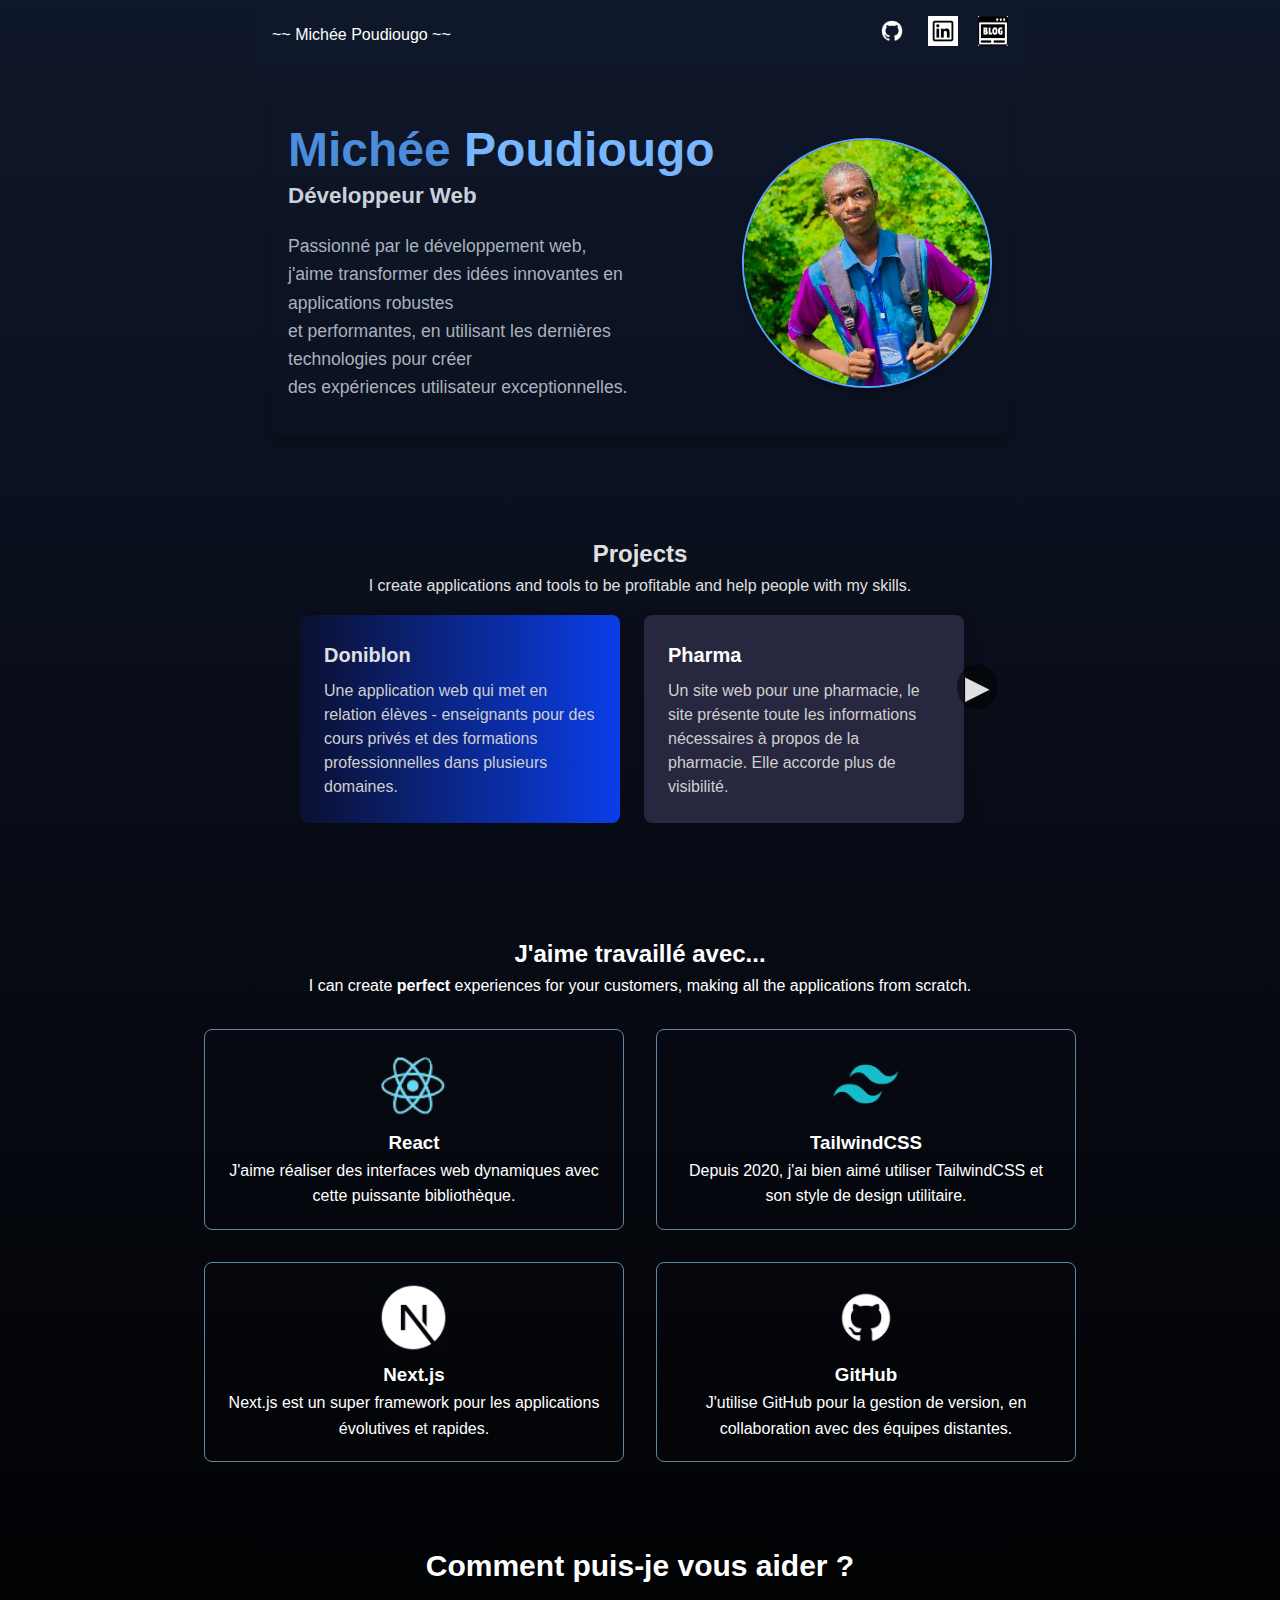
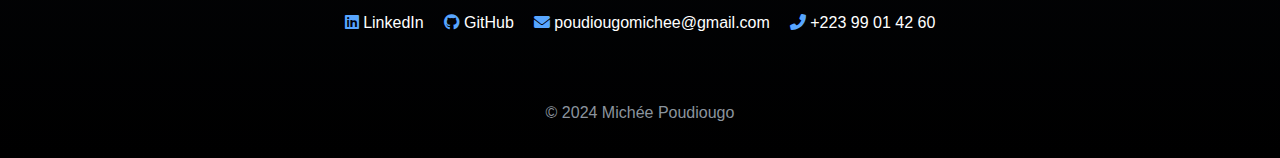
<file: index.html>
<!DOCTYPE html>
<html lang="fr">
<head>
    <meta charset="UTF-8">
    <meta name="viewport" content="width=device-width, initial-scale=1.0">
    <meta http-equiv="X-UA-Compatible" content="ie=edge">
    <title>Portfolio Michée Poudiougo</title>
    <link rel="stylesheet" href="style.css">
    <link rel="stylesheet" href="https://cdnjs.cloudflare.com/ajax/libs/font-awesome/6.0.0-beta3/css/all.min.css"
    <link href="https://fonts.googleapis.com/css2?family=Poppins:wght@300;400;600&display=swap" rel="stylesheet">
</head>
<body>
    <!-- Header -->
    <header>
        <nav>
            <h4>~~ Michée Poudiougo ~~</h4>
            <div class="social-links">
                <a href="https://github.com/MicheeTech"><img src="image/github.png" alt=""></a>
                <a href="https://www.linkedin.com/in/mich%C3%A9e-poudiougo-322954283"><img src="image/linkedin.jpeg" alt=""></a>
                <a href="./blog/blog.html"><img src="./blog/images/image-blog1.png" alt=""></a>
            </div>
        </nav>
    </header>

    <!-- Hero Section -->
    <section class="hero">
        <div class="text-content">
            <h1><span>Michée</span> Poudiougo</h1>
            <h3>Développeur Web</h3>
            <p>
                Passionné par le développement web, <br /> j'aime transformer des idées innovantes en applications robustes <br /> 
                et performantes, en utilisant les dernières technologies pour créer <br /> des expériences utilisateur exceptionnelles.
            </p>
        </div>
        <div class="profile-picture">
            <img src="./image/2.jpg" alt="Michée Poudiougo">
        </div>
    </section>
    

    <!-- Projects Section -->
    <section id="projects">
        <div class="contenu">
            <h2>Projects</h2>
            <p>I create applications and tools to be profitable and help people with my skills.</p>
            
            <!-- Flèche de navigation gauche -->
            <button class="scroll-button left" onclick="scrollLeft()">&#9664;</button>
            
            <div class="projects-grid">
                <a href="https://doniblon-app.vercel.app">
                    <div class="project-card gradient-card">
                        <h3>Doniblon</h3>
                        <p>Une application web qui met en relation élèves - enseignants pour des cours privés et des formations professionnelles dans plusieurs domaines.</p>
                    </div>
                </a>
                <a href="#">
                    <div class="project-card dark-card">
                        <h3>Pharma</h3>
                        <p>Un site web pour une pharmacie, le site présente toute les informations nécessaires à propos de la pharmacie. Elle accorde plus de visibilité.</p>
                    </div>
                </a>
                <a href="#">
                   <div class="project-card gradient-card">
                        <h3>Imaginaire</h3>
                        <p>Une application web qui permet la géneration d'image à travers l'IA. Dans la barre de recherche, tapez un sujet et une image vous sera génerée.</p>
                    </div>
                </a>
                <a href="#">
                    <div class="project-card dark-card">
                       <h3>MonDocteur</h3>
                       <p>Une application web qui permet la prise de rendez-vous avec un medecin, et les consultations à distance. Pour faciliter l'axès au soins de santé.</p>
                     </div>
                </a>
            </div>
            
            <!-- Flèche de navigation droite -->
            <button class="scroll-button right" onclick="scrollRight()">&#9654;</button>
        </div>
    </section>
    
    

    <!-- Skills Section -->
    <section id="skills">
        <h2>J'aime travaillé avec...</h2>
        <p>
            I can create <span style="font-weight: 700;">perfect</span> experiences for your customers, making all the applications from scratch.
        </p>
        <div class="skills-grid">
            <div class="skill-card">
                <img width="70px" height="70px"  class="animate-spin" src="image/React.png" alt="Icon React">
                <h3>React</h3>
                <p>J'aime réaliser des interfaces web dynamiques avec cette puissante bibliothèque.</p>
            </div>
            <div class="skill-card">
                <img width="70px" height="70px"  src="image/TailwindCss.png" alt="Icon TailwindCSS">
                <h3>TailwindCSS</h3>
                <p>Depuis 2020, j'ai bien aimé utiliser TailwindCSS et son style de design utilitaire.</p>
            </div>
            <div class="skill-card">
                <img width="70px" height="70px"  class="animate-bounce" src="image/Nextjs.png" alt="Icon NextJS">
                <h3>Next.js</h3>
                <p>Next.js est un super framework pour les applications évolutives et rapides.</p>
            </div>
            <div class="skill-card">
                <img width="70px" height="70px" src="image/github.png" alt="Icon GitHub">
                <h3>GitHub</h3>
                <p>J'utilise GitHub pour la gestion de version, en collaboration avec des équipes distantes.</p>
            </div>
        </div>
    </section>

    <!-- Contact Section -->
    <section id="contact">
        <h2>Comment puis-je vous aider ?</h2>
        <div class="lien-contact">
            <div>
                <a href="https://www.linkedin.com/in/mich%C3%A9e-poudiougo-322954283" target="_blank">
                    <i class="fab fa-linkedin"></i> LinkedIn
                </a>
            </div>
            <div>
                <a href="https://github.com/MicheeTech" target="_blank">
                    <i class="fab fa-github"></i> GitHub
                </a>
            </div>
            <div>
                <a href="mailto:poudiougomichee@gmail.com">
                    <i class="fas fa-envelope"></i> poudiougomichee@gmail.com
                </a>
            </div>
            <div>
                <a href="tel:+22399014260">
                    <i class="fas fa-phone-alt"></i> +223 99 01 42 60
                </a>
            </div>
        </div>
    </section>
    
    <!-- Footer -->
    <footer>
        <p>&copy; 2024 Michée Poudiougo</p>
    </footer>


    <script src="script.js"></script>
</body>
</html>
</file>
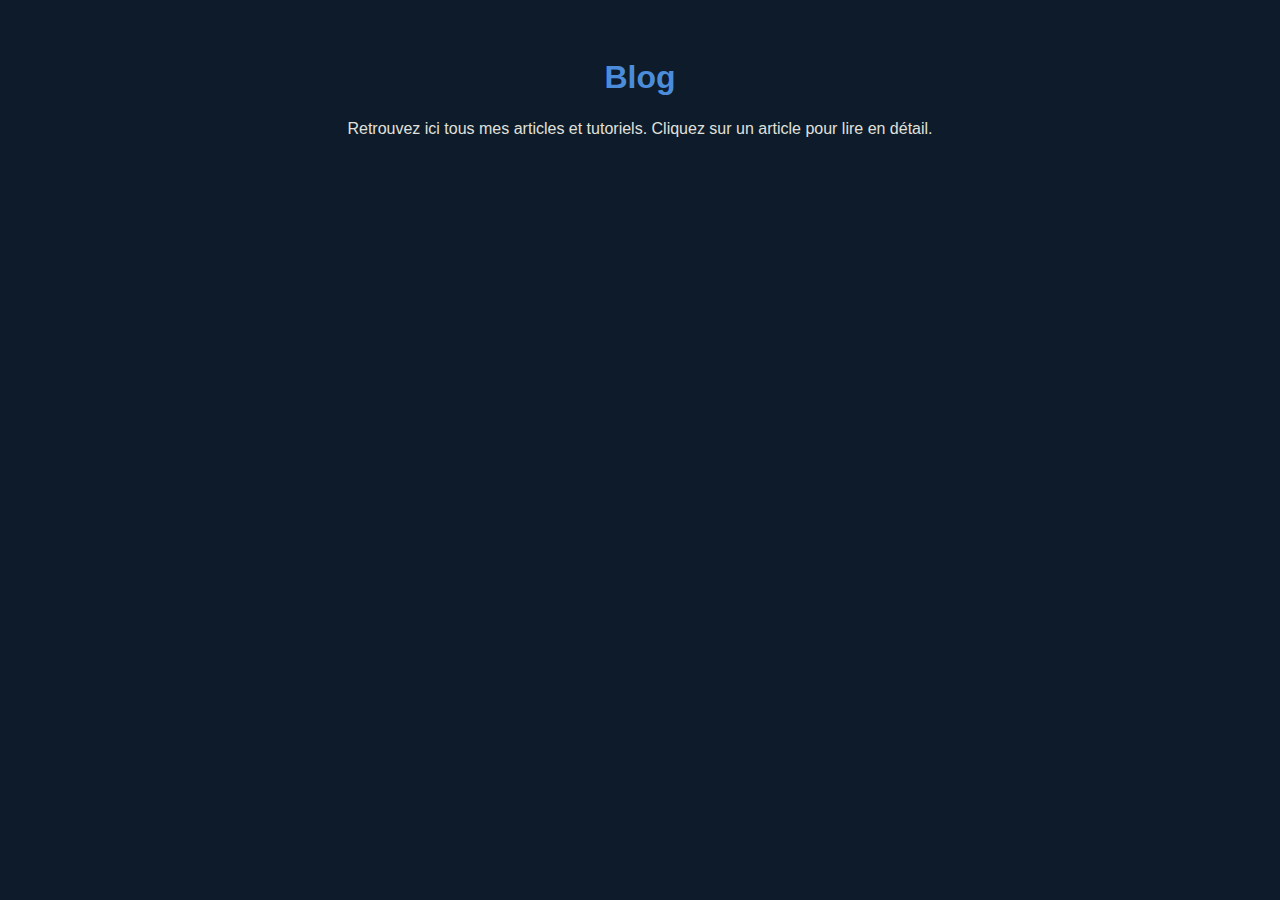
<file: blog/blog.html>
<!DOCTYPE html>
<html lang="en">
<head>
    <meta charset="UTF-8">
    <meta name="viewport" content="width=device-width, initial-scale=1.0">
    <title>Blog - Michée Poudiougo</title>
    <link rel="stylesheet" href="blog.css">
</head>
<body>
    <section id="blog">
        <div class="container">
            <h2>Blog</h2>
            <p>Retrouvez ici tous mes articles et tutoriels. Cliquez sur un article pour lire en détail.</p>
            <div class="blog-grid">
                <!-- Exemple de carte d'article -->
                <div class="blog-card">
                    <a href="./Iblog.html">
                        <h3>C'est quoi exactement un développeur ? 🧑‍💻</h3>
                        <p class="date">Publié le 05/11/2024</p>
                        <p class="excerpt">Un développeur est une personne qui...</p>
                    </a>
                </div>
                <!-- Ajoute d'autres cartes d'articles ici -->
            </div>
        </div>
    </section>
</body>
</html>
</file>
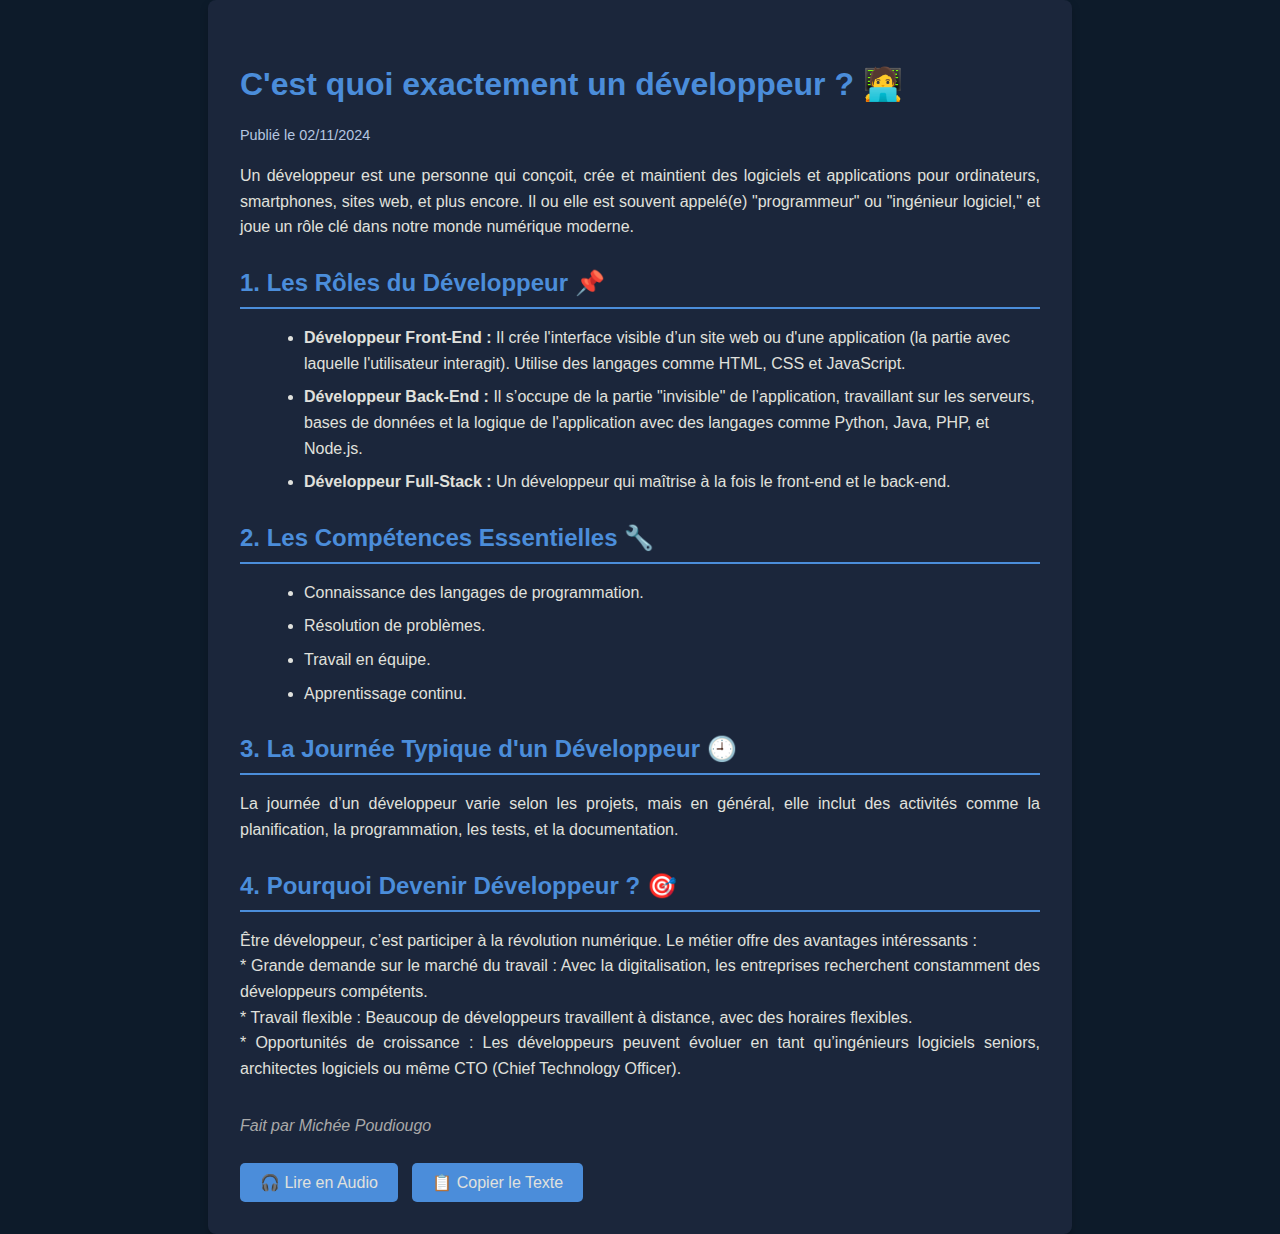
<file: blog/Iblog.html>
<!DOCTYPE html>
<html lang="en">
<head>
    <meta charset="UTF-8">
    <meta name="viewport" content="width=device-width, initial-scale=1.0">
    <title>Titre de l'Article</title>
    <link rel="stylesheet" href="Iblog.css">
</head>
<body>
    <section class="article">
        <div class="container">
            <h2>C'est quoi exactement un développeur ? 🧑‍💻</h2>
            <p class="date">Publié le 02/11/2024</p>
            <p class="content">
                Un développeur est une personne qui conçoit, crée et maintient des logiciels et applications pour ordinateurs, smartphones, sites web, et plus encore. Il ou elle est souvent appelé(e) "programmeur" ou "ingénieur logiciel," et joue un rôle clé dans notre monde numérique moderne.
            </p>

            <h3>1. Les Rôles du Développeur 📌</h3>
            <ul>
                <li>
                    <strong>Développeur Front-End :</strong> Il crée l'interface visible d’un site web ou d'une application (la partie avec laquelle l'utilisateur interagit). Utilise des langages comme HTML, CSS et JavaScript.
                </li>
                <li>
                    <strong>Développeur Back-End :</strong> Il s’occupe de la partie "invisible" de l’application, travaillant sur les serveurs, bases de données et la logique de l'application avec des langages comme Python, Java, PHP, et Node.js.
                </li>
                <li>
                    <strong>Développeur Full-Stack :</strong> Un développeur qui maîtrise à la fois le front-end et le back-end.
                </li>
            </ul>

            <h3>2. Les Compétences Essentielles 🔧</h3>
            <ul>
                <li>Connaissance des langages de programmation.</li>
                <li>Résolution de problèmes.</li>
                <li>Travail en équipe.</li>
                <li>Apprentissage continu.</li>
            </ul>

            <h3>3. La Journée Typique d'un Développeur 🕘</h3>
            <p class="content">
                La journée d’un développeur varie selon les projets, mais en général, elle inclut des activités comme la planification, la programmation, les tests, et la documentation.
            </p>

            <h3>4. Pourquoi Devenir Développeur ? 🎯</h3>
            <p class="content">
                Être développeur, c’est participer à la révolution numérique. Le métier offre des avantages intéressants : <br>

                * Grande demande sur le marché du travail : Avec la digitalisation, les entreprises recherchent constamment des développeurs compétents. <br>
                * Travail flexible : Beaucoup de développeurs travaillent à distance, avec des horaires flexibles. <br>
                * Opportunités de croissance : Les développeurs peuvent évoluer en tant qu’ingénieurs logiciels seniors, architectes logiciels ou même CTO (Chief Technology Officer).
            </p>

            <p class="author">Fait par Michée Poudiougo</p>

            <!-- Boutons Lecture et Copier -->
            <button class="btn" onclick="readAloud()">🎧 Lire en Audio</button>
            <button class="btn" onclick="copyContent()">📋 Copier le Texte</button>
        </div>
    </section>

    <script src="Iblog.js"></script>
</body>
</html>
</file>
<file: style.css>
/* Partie globale : styles pour l'adaptabilité */
* {
    top: 0;
    margin: 0;
    padding: 0;
    box-sizing: border-box;
}

body {
    font-family: 'Poppins', sans-serif;
    background: linear-gradient(to bottom, rgb(15 23 42), #000000); 
    line-height: 1.6;
    color: #fff;
    overflow-x: hidden; /* Empêche le défilement horizontal */
}

a {
    text-decoration: none;
}

a:hover {
    text-decoration: underline;
}

/* Header */
header {
    top: 0;
    background-color: rgb(15 23 42 );
    padding: 1rem;
    max-width: 48rem;
    margin: auto;
    position: sticky;
    z-index: 10;
    font-family: 'Franklin Gothic Medium', 'Arial Narrow', Arial, sans-serif;
}

nav {
    display: flex;
    justify-content: space-between;
    align-items: center;
}
nav h4{
    font-weight: 100;
}
nav div a img{
    height: 30px;
    width: 30px;
}


.social-links a {
    margin-left: 1rem;
}

/* Section Hero */
/* Section Hero */
.hero {
    display: flex;
    justify-content: space-between;
    align-items: center;
    max-width: 46rem;
    margin: auto;
    margin-top: 26px;
    margin-bottom: 50px;
    padding: 1rem;
    border-radius: 10px; /* Ajout de bordures arrondies */
    box-shadow: 0px 4px 10px rgba(0, 0, 0, 0.2); /* Ombre pour ajouter de la profondeur */
}

.hero h1 {
    color: #78b6fd;
    font-size: 3rem;
    margin-bottom: -10px; /* Espacement ajusté pour un meilleur alignement */
}

.hero h1 span {
    color: #4b8dda; /* Couleur accentuée pour le prénom */
}

.hero h3 {
    color: #c9d1d9;
    font-size: 1.4rem;
    font-weight: 600;
    margin-bottom: 18px;
}

.hero p {
    color: #a9b2bd;
    font-size: 1.1rem;
    line-height: 1.6;
    margin-bottom: 20px;
    max-width: 400px; /* Limitation de largeur pour améliorer la lisibilité */
}

/* Image de profil */
.profile-picture img {
    border-radius: 50%;
    width: 250px;
    height: 250px;
    object-fit: cover;
    border: 2px solid #58a6ff; /* Bordure fine et colorée */
    box-shadow: 0px 4px 8px rgba(0, 0, 0, 0.3); /* Ombre douce pour donner de la profondeur */
}

/* Adaptabilité pour les petits écrans */
@media (max-width: 768px) {
    .hero {
        flex-direction: column;
        text-align: center;
        padding: 1rem;
    }

    .profile-picture img {
        width: 200px;
        height: 200px;
        margin-top: 20px;
    }
}

@media (max-width: 480px) {
    .hero h1 {
        font-size: 2.5rem;
    }

    .hero h3 {
        font-size: 1.2rem;
    }

    .hero p {
        font-size: 1rem;
    }
}

/* Section Projets */
#projects {
    padding: 3rem 0;
    max-width: 46rem;
    margin: auto;
    position: relative;
    color: #e0e0e0;
}

.contenu {
    text-align: center;
    position: relative;
}

.projects-grid {
    display: flex;
    overflow-x: auto;
    scroll-behavior: smooth;
    gap: 1.5rem;
    padding: 1rem 0;
    max-width: 680px; /* Largeur ajustée pour afficher deux cartes */
    margin: auto;
}
.projects-grid a{
    flex: 0 0 320px;
    text-decoration: none;
}

.projects-grid::-webkit-scrollbar {
    display: none; /* Masquer la scrollbar pour un aspect plus propre */
}

.project-card {
    flex: 0 0 320px; /* Largeur de chaque carte pour afficher deux cartes dans la zone visible */
    border-radius: 8px;
    padding: 1.5rem;
    box-shadow: 0 0 10px rgba(0, 0, 0, 0.3);
    text-align: left;
    display: flex;
    flex-direction: column;
    justify-content: space-between;
    transition: transform 0.3s ease;
}

.project-card:hover {
    transform: scale(1.05);
}

.gradient-card {
    background: linear-gradient(to right, #0b1030, #0a3ee9);
    color: #e0e0e0;
}

.dark-card {
    background-color: #27273f;
    color: #ffffff;
}

.project-card h3 {
    font-size: 1.25rem;
    font-weight: bold;
    margin-bottom: 0.5rem;
}

.project-card p {
    font-size: 1rem;
    line-height: 1.5;
    color: #cfcfcf;
}

/* Flèches de navigation */
.scroll-button {
    position: absolute;
    top: 50%;
    transform: translateY(-50%);
    font-size: 2rem;
    background: rgba(0, 0, 0, 0.5);
    border: none;
    color: #e0e0e0;
    cursor: pointer;
    z-index: 10;
    border-radius: 50%;
    padding: 0.25rem 0.5rem;
}

.scroll-button.left {
    left: 10px;
    display: none;
}

.scroll-button.right {
    right: 10px;
}

.scroll-button:hover {
    background: rgba(255, 255, 255, 0.3);
}


/* Section Compétences */
#skills {
    padding: 3rem 0;
    max-width: 64rem;
    margin: auto;
    text-align: center;
}

.skills-grid {
    display: flex;
    justify-content: center;
    gap: 2rem;
    flex-wrap: wrap;
    margin-top: 30px;
}

.skill-card {
    border: 1px solid rgb(99, 135, 160);
    border-radius: 8px;
    padding: 20px;
    max-width: 420px;
    text-align: center;
}
.skill-card img{
    object-fit: contain;
}
@keyframes spin {
    to {
        transform: rotate(360deg);
    }
}
.animate-spin {
    animation: spin 3s linear infinite;
}

@keyframes bounce {
    0%, 100% {
        transform: translateY(-25%);
        animation-timing-function: cubic-bezier(0.8,0,1,1);
    }
    50% {
        transform: none;
        animation-timing-function: cubic-bezier(0,0,0.2,1);
    }
}
.animate-bounce {
    animation: bounce 1.5s infinite;
}


/* Section Contact */
#contact {
    padding: 2rem 0;
    text-align: center;
}
#contact h2{
    font-size: 30px;
    margin-bottom: 20px;
}

.lien-contact {
    display: flex;
    flex-direction: column;
    gap: 20px;
    justify-content: center;
}
.lien-contact > div a{
   color: #fff;
}
.lien-contact > div a:hover{
    color: rgb(27, 109, 233);
    text-decoration: none;
}

/* Couleur par défaut pour les icônes */
.lien-contact i {
    color: #58a6ff; /* Couleur de base des icônes */
}

/* Couleur des icônes au survol */
.lien-contact a:hover i {
    color: #4b8dda; /* Couleur de survol des icônes */
}

@media (min-width: 768px) {
    .lien-contact {
        flex-direction: row;
    }
}

/* Footer */
footer {
    padding: 2rem;
    text-align: center;
    color: #8b949e;
}
</file>
<file: blog/blog.css>
body {
    font-family: Arial, sans-serif;
    background-color: #0d1b2a;
    color: #e0e1dd;
    margin: 0;
    padding: 0;
}

.container {
    max-width: 800px;
    margin: auto;
    padding: 2rem;
    text-align: center;
}

h2 {
    color: #4b8dda;
    font-size: 2rem;
    margin-bottom: 1.5rem;
    font-weight: bold;
}

.blog-grid {
    display: flex;
    flex-wrap: wrap;
    gap: 1.5rem;
    justify-content: center;
    opacity: 0; /* Animation initiale */
    transform: translateY(20px); /* Animation initiale */
    animation: fadeIn 0.8s ease forwards;
}

.blog-card {
    background-color: #15467e;
    color: #e0dcdc;
    padding: 1.5rem;
    border-radius: 12px;
    width: 100%;
    max-width: 350px;
    margin: auto;
    cursor: pointer;
    transition: transform 0.2s, box-shadow 0.2s;
    text-align: left;
    box-shadow: 0 4px 8px rgba(0, 0, 0, 0.2);
    overflow: hidden;
    opacity: 0;
    animation: slideIn 0.5s ease forwards;
}

@keyframes slideIn {
    0% {
        opacity: 0;
        transform: translateY(20px);
    }
    100% {
        opacity: 1;
        transform: translateY(0);
    }
}

.blog-card:hover {
    transform: scale(1.05);
    box-shadow: 0 6px 12px rgba(0, 0, 0, 0.3);
}

.blog-card h3 {
    font-size: 1.3rem;
    margin: 0;
    color: #4b8dda;
}

.date {
    font-size: 0.9rem;
    color: #b5c6e0;
    margin: 0.5rem 0 1rem 0;
    font-style: italic;
}

.blog-card p {
    line-height: 1.6;
    color: #d1d5db;
    font-size: 0.95rem;
}

a {
    color: inherit; /* Conserve la couleur du texte */
    text-decoration: none; /* Supprime le soulignement */
}

.modal {
    display: none;
    position: fixed;
    z-index: 1000;
    left: 0;
    top: 0;
    width: 100%;
    height: 100%;
    background: rgba(0, 0, 0, 0.6); /* Transparence accrue pour un effet plus élégant */
    justify-content: center;
    align-items: center;
    backdrop-filter: blur(5px); /* Ajout d'un effet de flou */
}

.modal-content {
    background-color: #e0e1dd;
    color: #0d1b2a;
    padding: 2rem;
    border-radius: 12px;
    width: 90%;
    max-width: 600px;
    text-align: left;
    box-shadow: 0 5px 15px rgba(0, 0, 0, 0.3);
    position: relative;
    transform: translateY(-20px); /* Animation de la modal */
    opacity: 0;
    animation: modalFadeIn 0.5s ease forwards;
}

@keyframes modalFadeIn {
    from {
        opacity: 0;
        transform: translateY(-20px);
    }
    to {
        opacity: 1;
        transform: translateY(0);
    }
}

.close {
    position: absolute;
    top: 1rem;
    right: 1rem;
    font-size: 1.5rem;
    cursor: pointer;
    color: #0d1b2a;
    transition: color 0.2s;
}

.close:hover {
    color: #4b8dda;
}

/* Style pour les boutons "Lire" et "Copier" */
.button {
    background-color: #4b8dda;
    color: #e0e1dd;
    padding: 0.5rem 1rem;
    border: none;
    border-radius: 8px;
    cursor: pointer;
    font-size: 0.95rem;
    margin-top: 1rem;
    transition: background-color 0.2s, transform 0.2s;
}

.button:hover {
    background-color: #3b71bd;
    transform: translateY(-2px);
}

.button:active {
    transform: translateY(1px);
}

/* Responsive Design */
@media (max-width: 768px) {
    .blog-grid {
        flex-direction: column;
        gap: 1rem;
    }

    .modal-content {
        padding: 1.5rem;
    }
}

/* Animation d'apparition globale */
@keyframes fadeIn {
    to {
        opacity: 1;
        transform: translateY(0);
    }
}
</file>
<file: blog/Iblog.css>
/* Global Styles */
body {
    font-family: Arial, sans-serif;
    background-color: #0d1b2a;
    color: #e0e1dd;
    margin: 0;
    padding: 0;
    line-height: 1.6;
}

/* Container Styles */
.container {
    max-width: 800px;
    margin: auto;
    padding: 2rem;
    background-color: #1b263b;
    border-radius: 8px;
    box-shadow: 0 4px 8px rgba(0, 0, 0, 0.2);
}

/* Header */
h2 {
    color: #4b8dda;
    font-size: 2rem;
    margin-bottom: 0.5rem;
}

.date {
    font-size: 0.9rem;
    color: #b5c6e0;
    margin-bottom: 1rem;
}

/* Section Headings */
h3 {
    color: #4b8dda;
    font-size: 1.5rem;
    margin-top: 1.5rem;
    margin-bottom: 0.5rem;
    border-bottom: 2px solid #4b8dda;
    padding-bottom: 0.3rem;
}

/* Paragraph Styles */
.content, .author {
    font-size: 1rem;
    margin-bottom: 1.5rem;
    text-align: justify;
}

.author {
    font-style: italic;
    color: #a9a9a9;
    margin-top: 2rem;
}

/* List Styles */
ul {
    margin-left: 1.5rem;
    margin-bottom: 1.5rem;
}

ul li {
    margin-bottom: 0.5rem;
}

/* Button Styles */
.btn {
    background-color: #4b8dda;
    color: #e0e1dd;
    border: none;
    padding: 10px 20px;
    font-size: 1rem;
    cursor: pointer;
    border-radius: 5px;
    transition: background-color 0.3s ease;
    margin-right: 10px;
}

.btn:hover {
    background-color: #3a73ba;
}

/* Responsive Design */
@media (max-width: 600px) {
    .container {
        padding: 1rem;
    }
    
    h2 {
        font-size: 1.5rem;
    }

    h3 {
        font-size: 1.3rem;
    }
    
    .btn {
        font-size: 0.9rem;
        padding: 8px 16px;
    }
}
</file>
